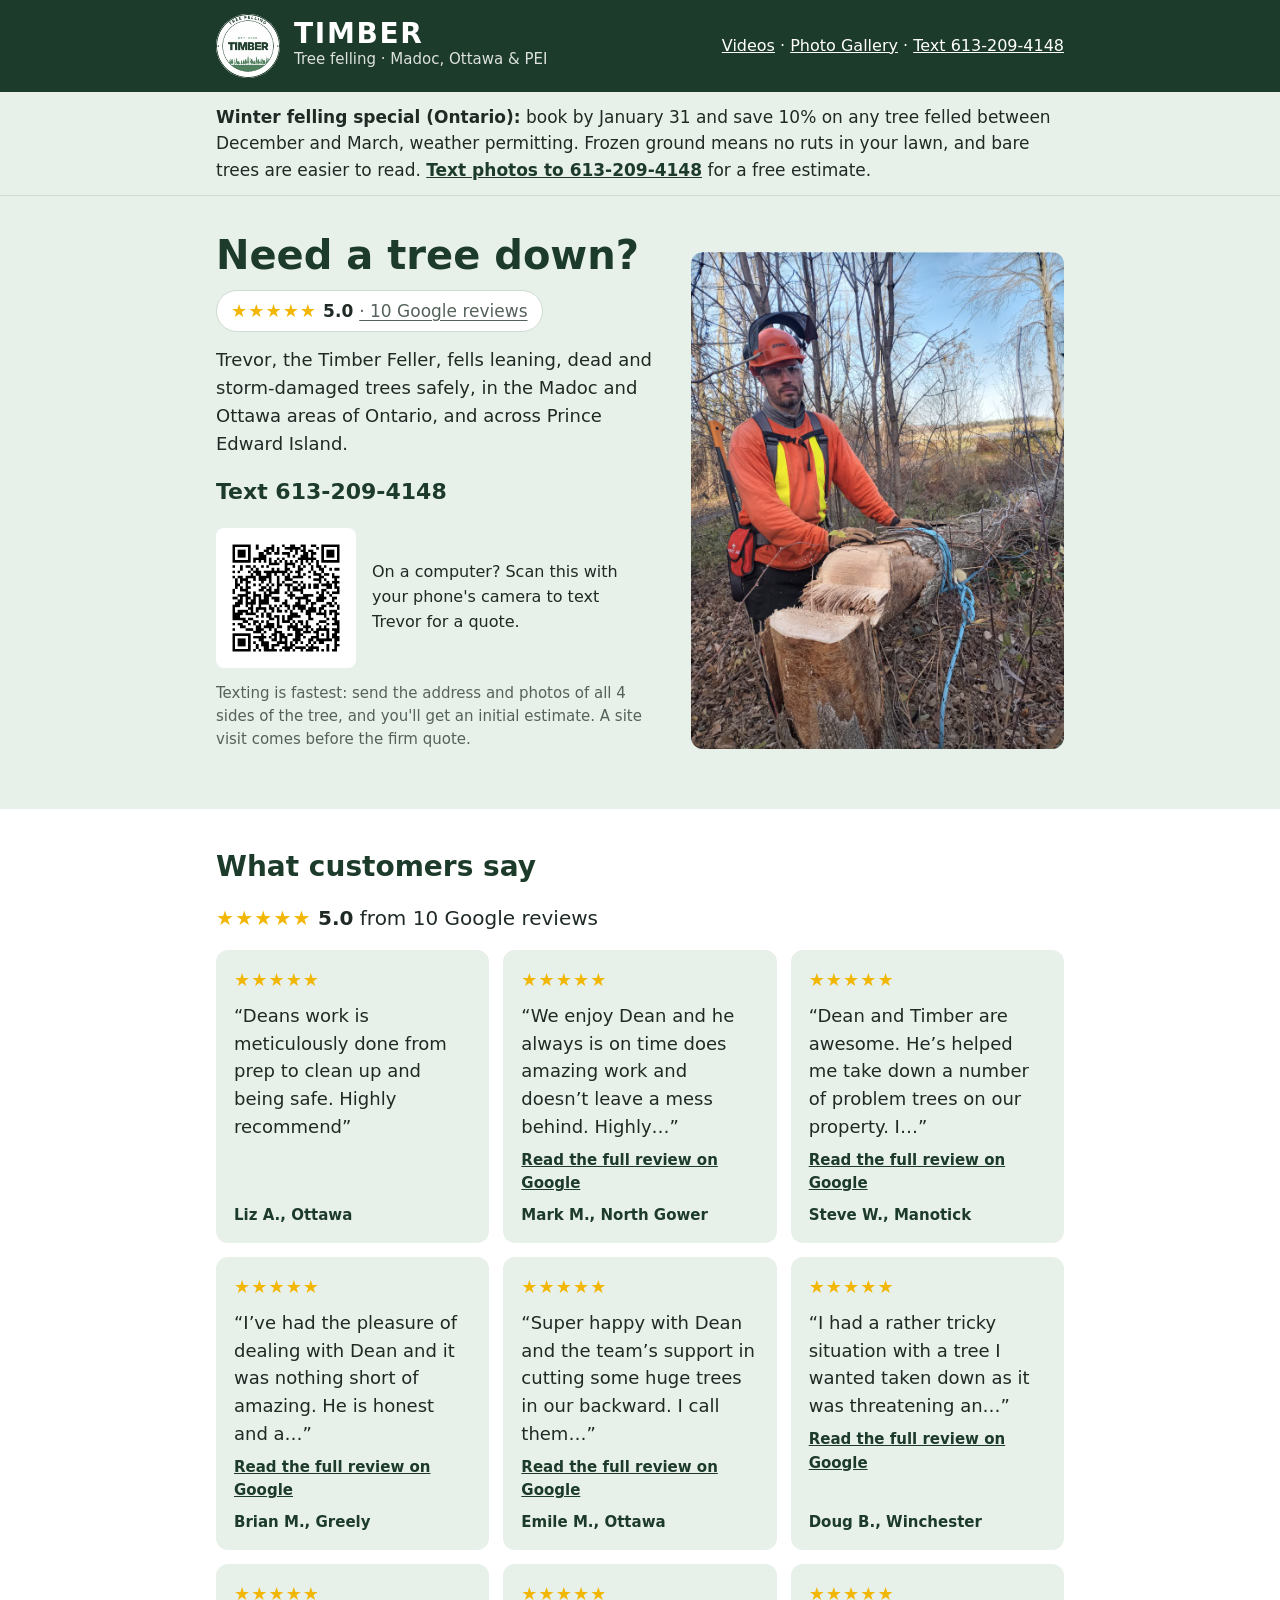
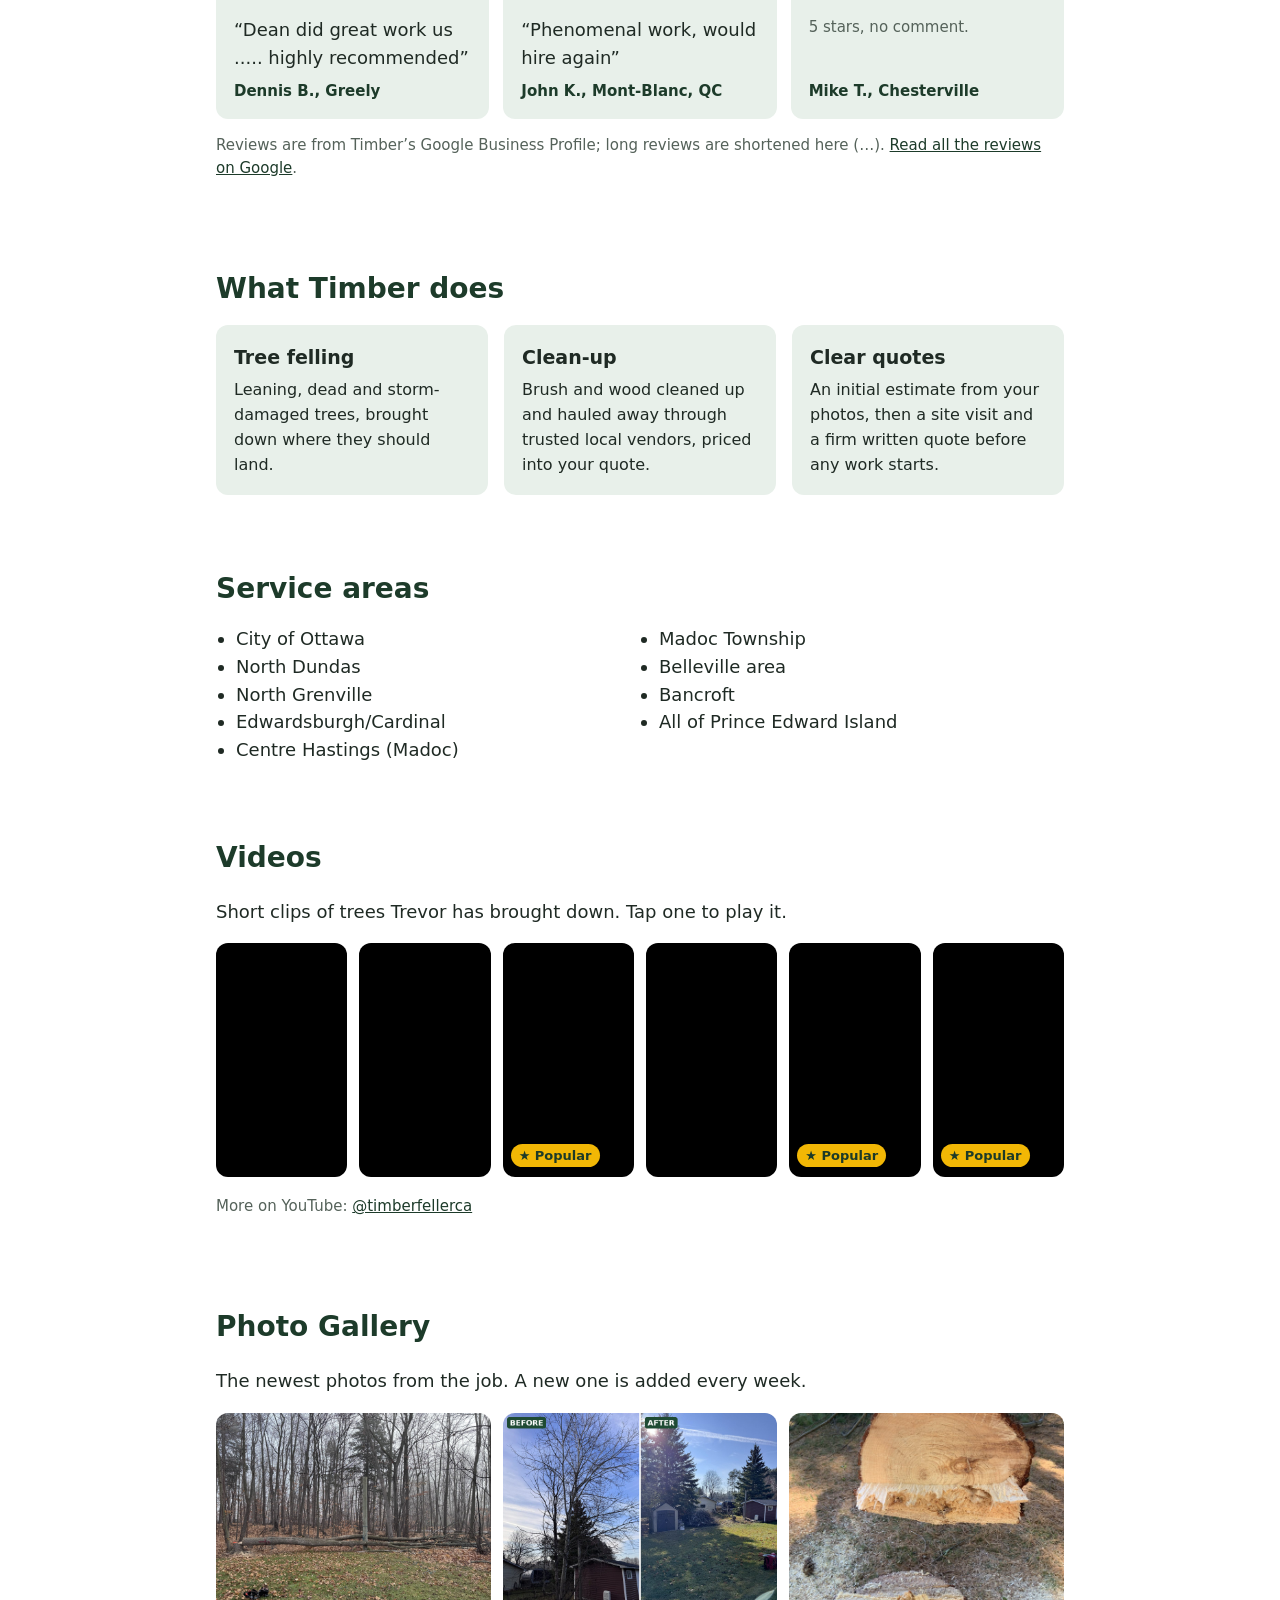
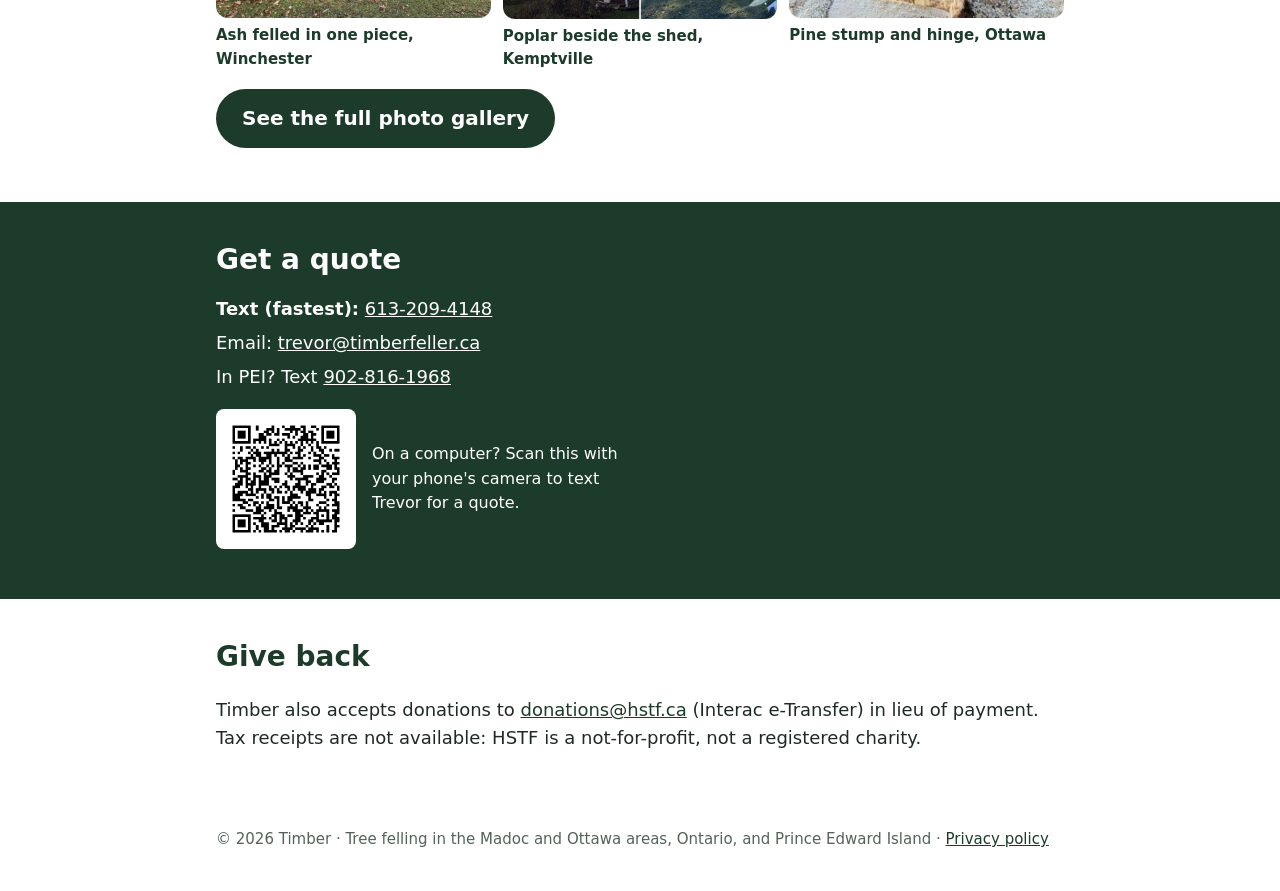
<file: index.html>
<!doctype html>
<html lang="en">
<head>
  <meta charset="utf-8">
  <meta name="viewport" content="width=device-width, initial-scale=1">
  <title>Timber | Tree felling and tree removal in the Madoc and Ottawa areas and PEI</title>
  <meta name="description" content="Trevor, the Timber Feller, takes down leaning, dead and storm-damaged trees in the Madoc and Ottawa areas of Ontario and across Prince Edward Island. Tree removal starts with a safe, controlled fell. Text 613-209-4148 for a quote.">
  <link rel="icon" href="img/timber-badge.png">
  <link rel="stylesheet" href="style.css">
</head>
<body>
  <header class="site">
    <div class="wrap">
      <img src="img/timber-badge.png" alt="Timber logo">
      <div>
        <div class="name">TIMBER</div>
        <div class="tag">Tree felling · Madoc, Ottawa &amp; PEI</div>
      </div>
      <nav><a href="#videos">Videos</a><span> · </span><a href="work.html">Photo Gallery</a><span class="nav-text"> · </span><a class="nav-text" href="sms:+16132094148?&amp;body=Hi%20Trevor%2C%20I%20found%20you%20on%20timberfeller.ca%20and%20I%27d%20like%20a%20quote.%20The%20tree%20is%20at%3A%20">Text 613-209-4148</a></nav>
    </div>
  </header>

  <main>
    <div class="promo" id="winter-promo" data-ends="2027-02-01">
      <div class="wrap">
        <p><strong>Winter felling special (Ontario):</strong> book by January 31 and save 10% on any tree felled between December and March, weather permitting. Frozen ground means no ruts in your lawn, and bare trees are easier to read. <a href="sms:+16132094148?&amp;body=Hi%20Trevor%2C%20I%27d%20like%20a%20quote%20for%20the%20winter%20felling%20special.%20The%20tree%20is%20at%3A%20">Text photos to 613-209-4148</a> for a free estimate.</p>
      </div>
    </div>
    <script>(function(){var b=document.getElementById('winter-promo');if(b&&new Date()>=new Date(b.dataset.ends+'T00:00:00-05:00'))b.remove();})();</script>
    <div class="hero">
      <div class="wrap">
        <div>
          <h1>Need a tree down?</h1>
          <a class="rating" href="#reviews" aria-label="Rated 5.0 out of 5 from 10 Google reviews. See the reviews"><span class="stars" aria-hidden="true">★★★★★</span> <strong>5.0</strong> <span class="rating-count">· 10 Google reviews</span></a>
          <p>Trevor, the Timber Feller, fells leaning, dead and storm-damaged trees safely, in the Madoc and Ottawa areas of Ontario, and across Prince Edward Island.</p>
          <a class="btn" href="sms:+16132094148?&amp;body=Hi%20Trevor%2C%20I%20found%20you%20on%20timberfeller.ca%20and%20I%27d%20like%20a%20quote.%20The%20tree%20is%20at%3A%20">Text for a quote</a>
          <p class="desktop-number tnum">Text 613-209-4148</p>
          <div class="desktop-qr"><img class="tqr" src="img/text-quote-qr-on.png" alt="QR code to text Trevor for a quote" width="140" height="140"><span>On a computer? Scan this with your phone's camera to text Trevor for a quote.</span></div>
          <p class="fine">Texting is fastest: send the address and photos of all 4 sides of the tree, and you'll get an initial estimate. A site visit comes before the firm quote.</p>
        </div>
        <img src="img/trevor-felled-tree-hinge.jpg" alt="Trevor in orange safety gear beside a felled tree and its stump">
      </div>
    </div>

    <section id="reviews">
      <div class="wrap">
        <h2>What customers say</h2>
        <p class="rating-summary"><span class="stars" aria-hidden="true">★★★★★</span> <strong>5.0</strong> from 10 Google reviews</p>
        <div class="reviews">
          <figure class="review">
            <div class="stars" aria-label="5 out of 5 stars">★★★★★</div>
            <blockquote><p>“Deans work is meticulously done from prep to clean up and being safe. Highly recommend”</p></blockquote>
            <figcaption>Liz A., Ottawa</figcaption>
          </figure>
          <figure class="review">
            <div class="stars" aria-label="5 out of 5 stars">★★★★★</div>
            <blockquote><p>“We enjoy Dean and he always is on time does amazing work and doesn’t leave a mess behind. Highly…”</p></blockquote>
            <a class="full-review" href="https://www.google.com/maps/place/Timber/data=!4m8!3m7!1s0x65c433b9d2711d5b:0x3eed92d54c39ad9f!8m2!3d45.6873!4d-69.761865!9m1!1b1!16s%2Fg%2F11_0b7zt30" target="_blank" rel="noopener">Read the full review on Google</a>
            <figcaption>Mark M., North Gower</figcaption>
          </figure>
          <figure class="review">
            <div class="stars" aria-label="5 out of 5 stars">★★★★★</div>
            <blockquote><p>“Dean and Timber are awesome. He’s helped me take down a number of problem trees on our property. I…”</p></blockquote>
            <a class="full-review" href="https://www.google.com/maps/place/Timber/data=!4m8!3m7!1s0x65c433b9d2711d5b:0x3eed92d54c39ad9f!8m2!3d45.6873!4d-69.761865!9m1!1b1!16s%2Fg%2F11_0b7zt30" target="_blank" rel="noopener">Read the full review on Google</a>
            <figcaption>Steve W., Manotick</figcaption>
          </figure>
          <figure class="review">
            <div class="stars" aria-label="5 out of 5 stars">★★★★★</div>
            <blockquote><p>“I’ve had the pleasure of dealing with Dean and it was nothing short of amazing. He is honest and a…”</p></blockquote>
            <a class="full-review" href="https://www.google.com/maps/place/Timber/data=!4m8!3m7!1s0x65c433b9d2711d5b:0x3eed92d54c39ad9f!8m2!3d45.6873!4d-69.761865!9m1!1b1!16s%2Fg%2F11_0b7zt30" target="_blank" rel="noopener">Read the full review on Google</a>
            <figcaption>Brian M., Greely</figcaption>
          </figure>
          <figure class="review">
            <div class="stars" aria-label="5 out of 5 stars">★★★★★</div>
            <blockquote><p>“Super happy with Dean and the team’s support in cutting some huge trees in our backward. I call them…”</p></blockquote>
            <a class="full-review" href="https://www.google.com/maps/place/Timber/data=!4m8!3m7!1s0x65c433b9d2711d5b:0x3eed92d54c39ad9f!8m2!3d45.6873!4d-69.761865!9m1!1b1!16s%2Fg%2F11_0b7zt30" target="_blank" rel="noopener">Read the full review on Google</a>
            <figcaption>Emile M., Ottawa</figcaption>
          </figure>
          <figure class="review">
            <div class="stars" aria-label="5 out of 5 stars">★★★★★</div>
            <blockquote><p>“I had a rather tricky situation with a tree I wanted taken down as it was threatening an…”</p></blockquote>
            <a class="full-review" href="https://www.google.com/maps/place/Timber/data=!4m8!3m7!1s0x65c433b9d2711d5b:0x3eed92d54c39ad9f!8m2!3d45.6873!4d-69.761865!9m1!1b1!16s%2Fg%2F11_0b7zt30" target="_blank" rel="noopener">Read the full review on Google</a>
            <figcaption>Doug B., Winchester</figcaption>
          </figure>
          <figure class="review">
            <div class="stars" aria-label="5 out of 5 stars">★★★★★</div>
            <blockquote><p>“Dean did great work us ..... highly recommended”</p></blockquote>
            <figcaption>Dennis B., Greely</figcaption>
          </figure>
          <figure class="review">
            <div class="stars" aria-label="5 out of 5 stars">★★★★★</div>
            <blockquote><p>“Phenomenal work, would hire again”</p></blockquote>
            <figcaption>John K., Mont-Blanc, QC</figcaption>
          </figure>
          <figure class="review">
            <div class="stars" aria-label="5 out of 5 stars">★★★★★</div>
            <blockquote><p class="fine">5 stars, no comment.</p></blockquote>
            <figcaption>Mike T., Chesterville</figcaption>
          </figure>
        </div>
        <p class="fine">Reviews are from Timber’s Google Business Profile; long reviews are shortened here (…). <a href="https://www.google.com/maps/place/Timber/data=!4m8!3m7!1s0x65c433b9d2711d5b:0x3eed92d54c39ad9f!8m2!3d45.6873!4d-69.761865!9m1!1b1!16s%2Fg%2F11_0b7zt30" target="_blank" rel="noopener">Read all the reviews on Google</a>.</p>
      </div>
    </section>

    <section>
      <div class="wrap">
        <h2>What Timber does</h2>
        <div class="cards">
          <div class="card">
            <h3>Tree felling</h3>
            <p>Leaning, dead and storm-damaged trees, brought down where they should land.</p>
          </div>
          <div class="card">
            <h3>Clean-up</h3>
            <p>Brush and wood cleaned up and hauled away through trusted local vendors, priced into your quote.</p>
          </div>
          <div class="card">
            <h3>Clear quotes</h3>
            <p>An initial estimate from your photos, then a site visit and a firm written quote before any work starts.</p>
          </div>
        </div>
      </div>
    </section>

    <section>
      <div class="wrap">
        <h2>Service areas</h2>
        <ul class="areas">
          <li>City of Ottawa</li>
          <li>North Dundas</li>
          <li>North Grenville</li>
          <li>Edwardsburgh/Cardinal</li>
          <li>Centre Hastings (Madoc)</li>
          <li>Madoc Township</li>
          <li>Belleville area</li>
          <li>Bancroft</li>
          <li>All of Prince Edward Island</li>
        </ul>
      </div>
    </section>

    <section id="videos">
      <div class="wrap">
        <h2>Videos</h2>
        <p>Short clips of trees Trevor has brought down. Tap one to play it.</p>
        <div class="shorts">
          <div class="short">
            <iframe src="https://www.youtube-nocookie.com/embed/VxnfbWxS2sA" title="Tall pine felled in the woods, Bancroft" loading="lazy" allow="accelerometer; encrypted-media; gyroscope; picture-in-picture" allowfullscreen></iframe>
          </div>
          <div class="short">
            <iframe src="https://www.youtube-nocookie.com/embed/VYkfBzEqsPY" title="Two-stem poplar dropped beside a shed, Kemptville" loading="lazy" allow="accelerometer; encrypted-media; gyroscope; picture-in-picture" allowfullscreen></iframe>
          </div>
          <div class="short popular">
            <span class="badge" aria-label="One of our most viewed videos">&#9733; Popular</span>
            <iframe src="https://www.youtube-nocookie.com/embed/QsiZtHXozYw" title="Big maple felled with a pull line, Ottawa" loading="lazy" allow="accelerometer; encrypted-media; gyroscope; picture-in-picture" allowfullscreen></iframe>
          </div>
          <div class="short">
            <iframe src="https://www.youtube-nocookie.com/embed/akM8_vhC6aQ" title="Tall birch felled beside a house, Ottawa South" loading="lazy" allow="accelerometer; encrypted-media; gyroscope; picture-in-picture" allowfullscreen></iframe>
          </div>
          <div class="short popular">
            <span class="badge" aria-label="One of our most viewed videos">&#9733; Popular</span>
            <iframe src="https://www.youtube-nocookie.com/embed/ovnvghB9BJA" title="Big leaning tree felled in the snow, Metcalfe, Ottawa" loading="lazy" allow="accelerometer; encrypted-media; gyroscope; picture-in-picture" allowfullscreen></iframe>
          </div>
          <div class="short popular">
            <span class="badge" aria-label="One of our most viewed videos">&#9733; Popular</span>
            <iframe src="https://www.youtube-nocookie.com/embed/nvDiTyFQWJo" title="Dead backyard tree beside the house, Kars, Ottawa" loading="lazy" allow="accelerometer; encrypted-media; gyroscope; picture-in-picture" allowfullscreen></iframe>
          </div>
        </div>
        <p class="fine">More on YouTube: <a href="https://www.youtube.com/@timberfellerca">@timberfellerca</a></p>
      </div>
    </section>

    <section id="gallery">
      <div class="wrap">
        <h2>Photo Gallery</h2>
        <p>The newest photos from the job. A new one is added every week.</p>
        <div class="gallery-preview">
          <figure>
            <img src="img/work/ash-felled-winchester-2026-11.jpg" alt="A large ash lying in one piece on the forest floor at the edge of a lawn, its fresh-cut stump on the left, Winchester" loading="lazy">
            <figcaption>Ash felled in one piece, Winchester</figcaption>
          </figure>
          <figure>
            <img src="img/work/poplar-before-after-kemptville-2026-11.jpg" alt="Before and after: a tall bare poplar standing right beside a red shed, then the same yard with the tree gone, brush piled and the wood stacked by the grey shed, Kemptville" loading="lazy">
            <figcaption>Poplar beside the shed, Kemptville</figcaption>
          </figure>
          <figure>
            <img src="img/work/pine-stump-and-hinge-ottawa-2022-11.jpg" alt="A felled pine's cut end held just above its stump, showing the strip of uncut hinge wood between them, Ottawa" loading="lazy">
            <figcaption>Pine stump and hinge, Ottawa</figcaption>
          </figure>
        </div>
        <p><a class="btn" href="work.html">See the full photo gallery</a></p>
      </div>
    </section>

    <section class="contact">
      <div class="wrap">
        <h2>Get a quote</h2>
        <ul>
          <li><strong>Text (fastest):</strong> <a href="sms:+16132094148?&amp;body=Hi%20Trevor%2C%20I%20found%20you%20on%20timberfeller.ca%20and%20I%27d%20like%20a%20quote.%20The%20tree%20is%20at%3A%20">613-209-4148</a></li>
          <li>Email: <a href="mailto:trevor@timberfeller.ca">trevor@timberfeller.ca</a></li>
          <li class="other-number">In PEI? Text <a href="sms:+19028161968">902-816-1968</a></li>
        </ul>
        <a class="btn" href="sms:+16132094148?&amp;body=Hi%20Trevor%2C%20I%20found%20you%20on%20timberfeller.ca%20and%20I%27d%20like%20a%20quote.%20The%20tree%20is%20at%3A%20">Text for a quote</a>
        <div class="desktop-qr"><img class="tqr" src="img/text-quote-qr-on.png" alt="QR code to text Trevor for a quote" width="140" height="140"><span>On a computer? Scan this with your phone's camera to text Trevor for a quote.</span></div>
      </div>
    </section>

    <section>
      <div class="wrap">
        <h2>Give back</h2>
        <p>Timber also accepts donations to <a href="mailto:donations@hstf.ca">donations@hstf.ca</a> (Interac e-Transfer) in lieu of payment. Tax receipts are not available: HSTF is a not-for-profit, not a registered charity.</p>
      </div>
    </section>
  </main>

  <footer>
    <div class="wrap">
      © 2026 Timber · Tree felling in the Madoc and Ottawa areas, Ontario, and Prince Edward Island · <a href="privacy.html">Privacy policy</a>
    </div>
  </footer>
  <script src="js/region-number.js"></script>
</body>
</html>
</file>
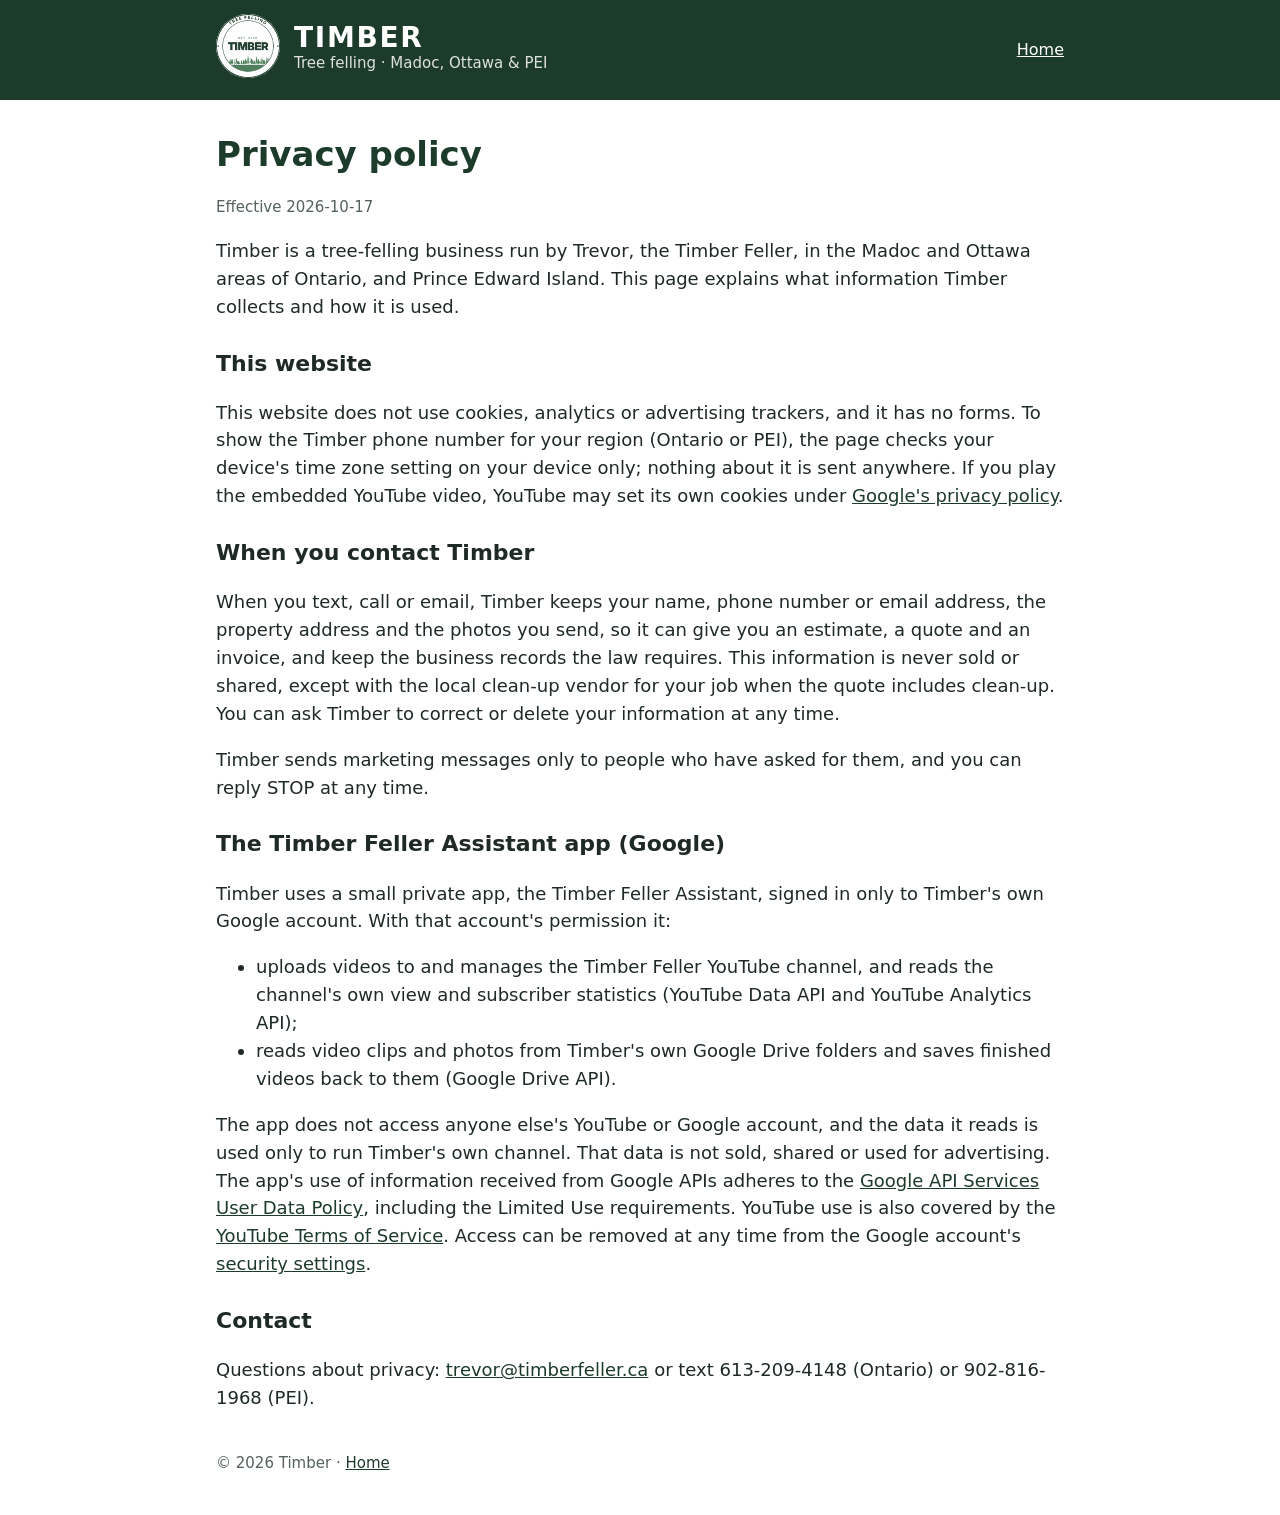
<file: privacy.html>
<!doctype html>
<html lang="en">
<head>
  <meta charset="utf-8">
  <meta name="viewport" content="width=device-width, initial-scale=1">
  <title>Privacy policy | Timber</title>
  <link rel="icon" href="img/timber-badge.png">
  <link rel="stylesheet" href="style.css">
</head>
<body>
  <header class="site">
    <div class="wrap">
      <a href="index.html"><img src="img/timber-badge.png" alt="Timber logo"></a>
      <div>
        <div class="name">TIMBER</div>
        <div class="tag">Tree felling · Madoc, Ottawa &amp; PEI</div>
      </div>
      <nav><a href="index.html">Home</a></nav>
    </div>
  </header>

  <main class="page">
    <div class="wrap">
      <h1>Privacy policy</h1>
      <p class="fine">Effective 2026-10-17</p>

      <p>Timber is a tree-felling business run by Trevor, the Timber Feller, in the Madoc and Ottawa areas of Ontario, and Prince Edward Island. This page explains what information Timber collects and how it is used.</p>

      <h2>This website</h2>
      <p>This website does not use cookies, analytics or advertising trackers, and it has no forms. To show the Timber phone number for your region (Ontario or PEI), the page checks your device's time zone setting on your device only; nothing about it is sent anywhere. If you play the embedded YouTube video, YouTube may set its own cookies under <a href="https://policies.google.com/privacy">Google's privacy policy</a>.</p>

      <h2>When you contact Timber</h2>
      <p>When you text, call or email, Timber keeps your name, phone number or email address, the property address and the photos you send, so it can give you an estimate, a quote and an invoice, and keep the business records the law requires. This information is never sold or shared, except with the local clean-up vendor for your job when the quote includes clean-up. You can ask Timber to correct or delete your information at any time.</p>
      <p>Timber sends marketing messages only to people who have asked for them, and you can reply STOP at any time.</p>

      <h2>The Timber Feller Assistant app (Google)</h2>
      <p>Timber uses a small private app, the Timber Feller Assistant, signed in only to Timber's own Google account. With that account's permission it:</p>
      <ul>
        <li>uploads videos to and manages the Timber Feller YouTube channel, and reads the channel's own view and subscriber statistics (YouTube Data API and YouTube Analytics API);</li>
        <li>reads video clips and photos from Timber's own Google Drive folders and saves finished videos back to them (Google Drive API).</li>
      </ul>
      <p>The app does not access anyone else's YouTube or Google account, and the data it reads is used only to run Timber's own channel. That data is not sold, shared or used for advertising. The app's use of information received from Google APIs adheres to the <a href="https://developers.google.com/terms/api-services-user-data-policy">Google API Services User Data Policy</a>, including the Limited Use requirements. YouTube use is also covered by the <a href="https://www.youtube.com/t/terms">YouTube Terms of Service</a>. Access can be removed at any time from the Google account's <a href="https://myaccount.google.com/permissions">security settings</a>.</p>

      <h2>Contact</h2>
      <p>Questions about privacy: <a href="mailto:trevor@timberfeller.ca">trevor@timberfeller.ca</a> or text 613-209-4148 (Ontario) or 902-816-1968 (PEI).</p>
    </div>
  </main>

  <footer>
    <div class="wrap">
      © 2026 Timber · <a href="index.html">Home</a>
    </div>
  </footer>
</body>
</html>
</file>
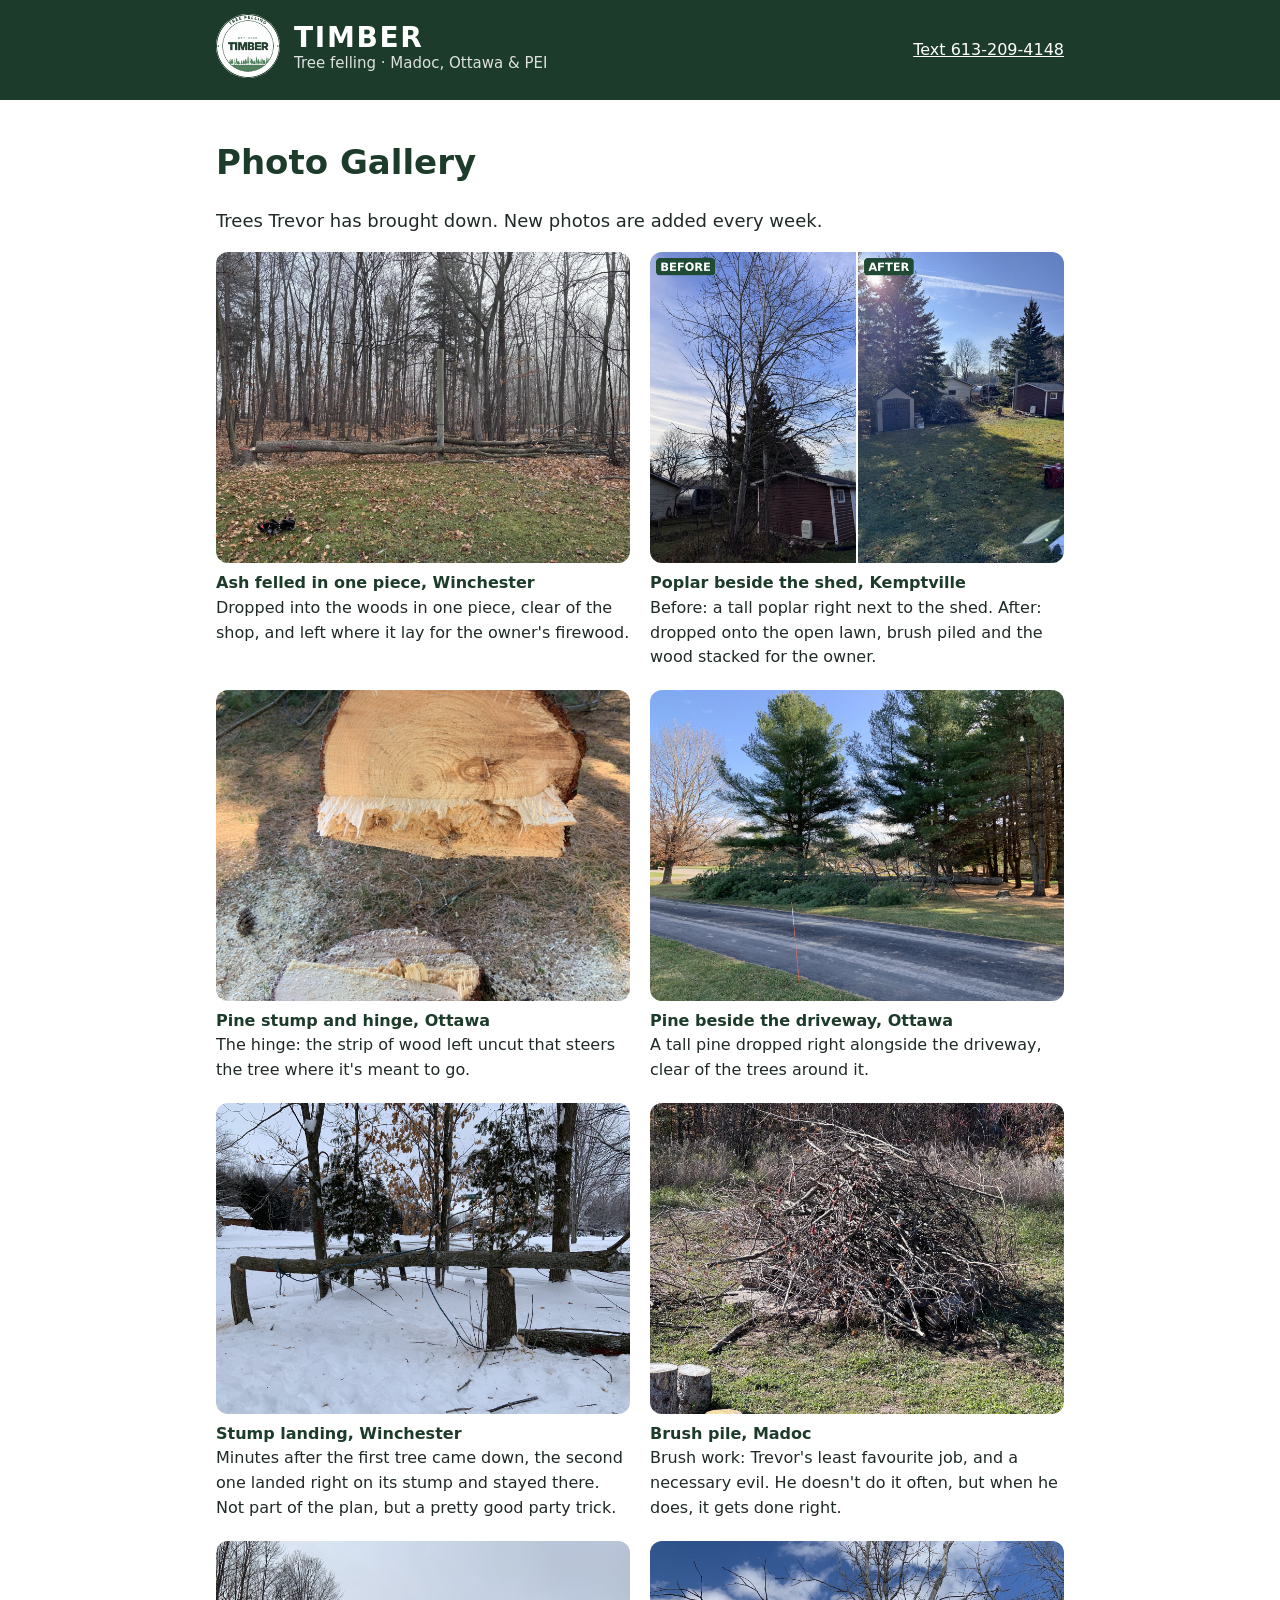
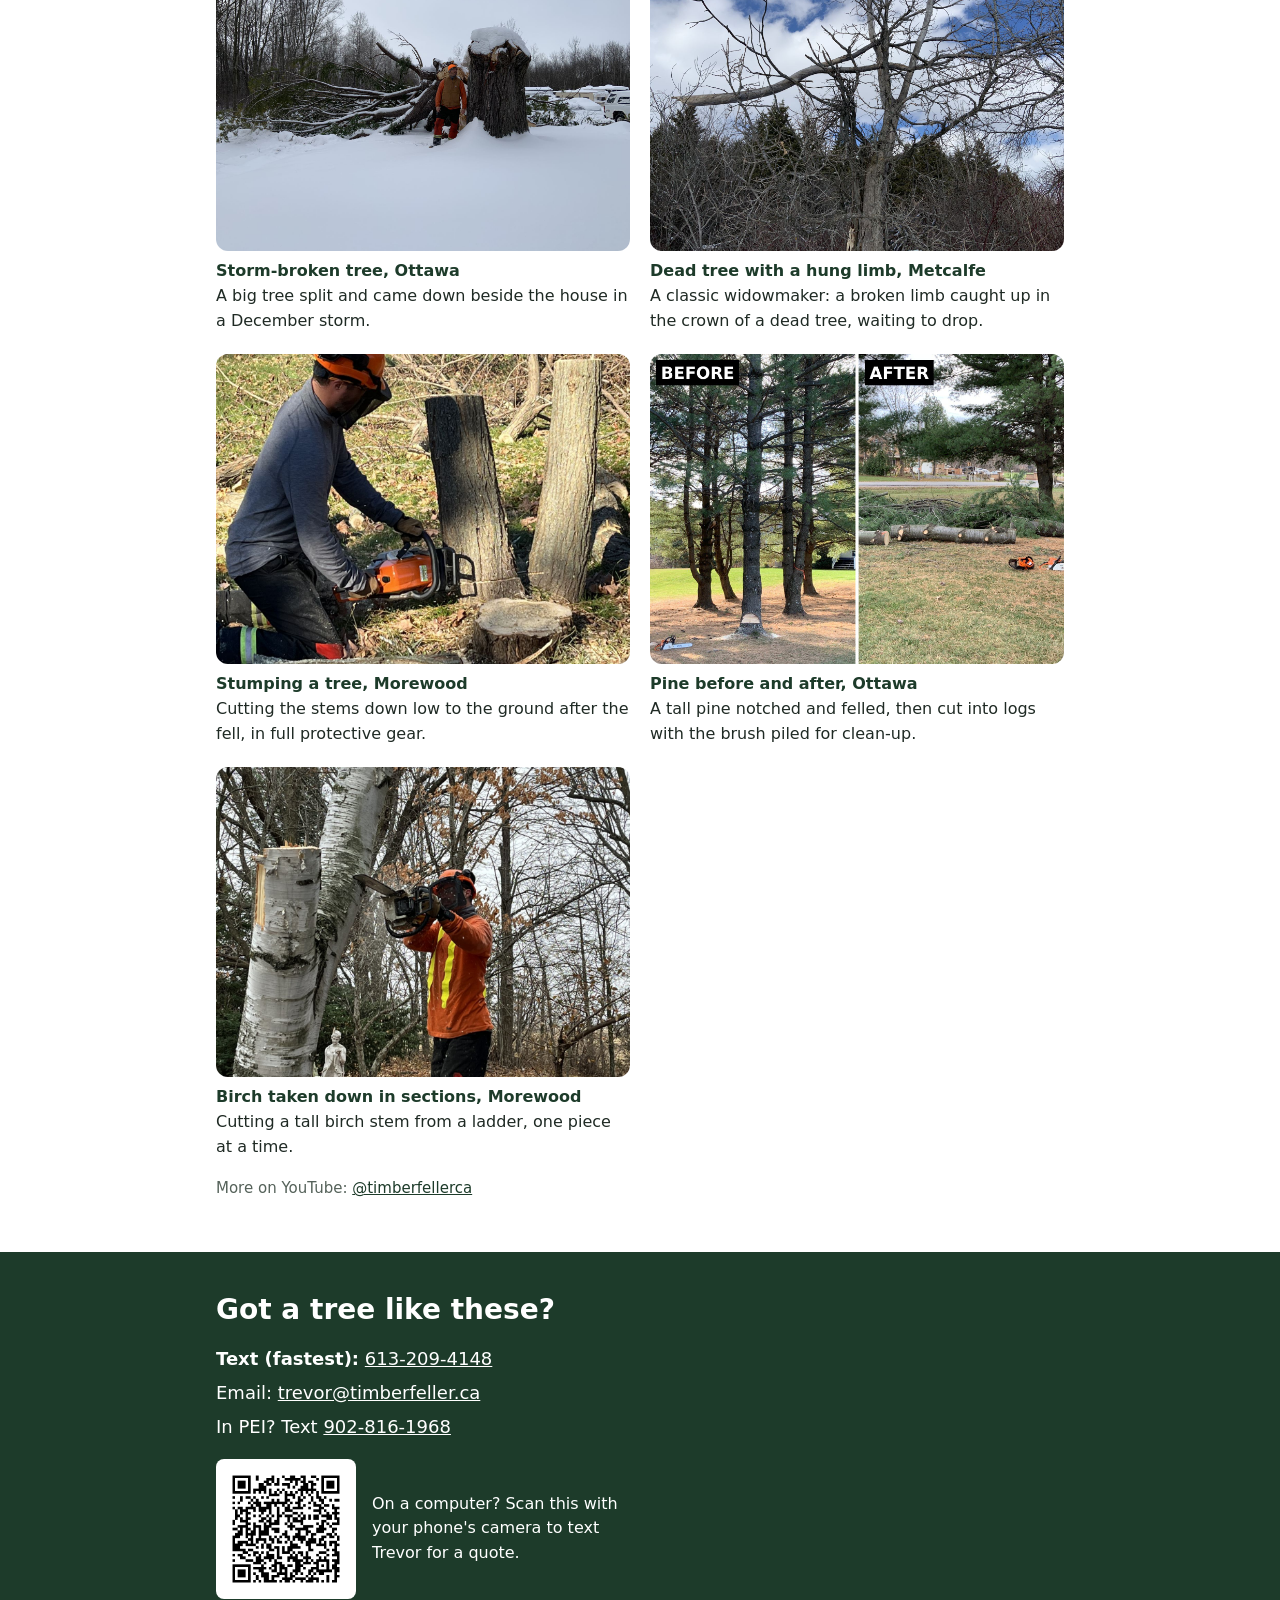
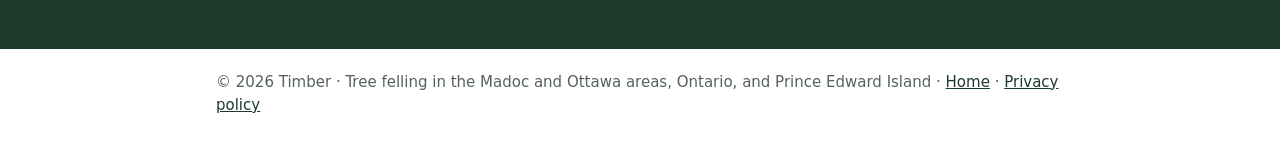
<file: work.html>
<!doctype html>
<html lang="en">
<head>
  <meta charset="utf-8">
  <meta name="viewport" content="width=device-width, initial-scale=1">
  <title>Photo Gallery | Timber tree felling</title>
  <meta name="description" content="Photos of trees felled by Trevor, the Timber Feller, in the Madoc and Ottawa areas of Ontario and across Prince Edward Island.">
  <link rel="icon" href="img/timber-badge.png">
  <link rel="stylesheet" href="style.css">
</head>
<body>
  <header class="site">
    <div class="wrap">
      <a href="index.html"><img src="img/timber-badge.png" alt="Timber logo"></a>
      <div>
        <div class="name">TIMBER</div>
        <div class="tag">Tree felling · Madoc, Ottawa &amp; PEI</div>
      </div>
      <nav><a class="nav-text" href="sms:+16132094148?&amp;body=Hi%20Trevor%2C%20I%20found%20you%20on%20timberfeller.ca%20and%20I%27d%20like%20a%20quote.%20The%20tree%20is%20at%3A%20">Text 613-209-4148</a></nav>
    </div>
  </header>

  <main>
    <section>
      <div class="wrap">
        <h1 class="page-title">Photo Gallery</h1>
        <p>Trees Trevor has brought down. New photos are added every week.</p>
        <div class="gallery">
          <figure>
            <img src="img/work/ash-felled-winchester-2026-11.jpg" alt="A large ash lying in one piece on the forest floor at the edge of a lawn, its fresh-cut stump on the left, Winchester" loading="lazy">
            <figcaption><strong>Ash felled in one piece, Winchester</strong> Dropped into the woods in one piece, clear of the shop, and left where it lay for the owner's firewood.</figcaption>
          </figure>
          <figure>
            <img src="img/work/poplar-before-after-kemptville-2026-11.jpg" alt="Before and after: a tall bare poplar standing right beside a red shed, then the same yard with the tree gone, brush piled and the wood stacked by the grey shed, Kemptville" loading="lazy">
            <figcaption><strong>Poplar beside the shed, Kemptville</strong> Before: a tall poplar right next to the shed. After: dropped onto the open lawn, brush piled and the wood stacked for the owner.</figcaption>
          </figure>
          <figure>
            <img src="img/work/pine-stump-and-hinge-ottawa-2022-11.jpg" alt="A felled pine's cut end held just above its stump, showing the strip of uncut hinge wood between them, Ottawa" loading="lazy">
            <figcaption><strong>Pine stump and hinge, Ottawa</strong> The hinge: the strip of wood left uncut that steers the tree where it's meant to go.</figcaption>
          </figure>
          <figure>
            <img src="img/work/pine-beside-driveway-ottawa-2022-11.jpg" alt="A tall felled pine lying on the grass beside a driveway, with standing pines around it, Ottawa" loading="lazy">
            <figcaption><strong>Pine beside the driveway, Ottawa</strong> A tall pine dropped right alongside the driveway, clear of the trees around it.</figcaption>
          </figure>
          <figure>
            <img src="img/work/stump-landing-winchester-2023-01.jpg" alt="A felled tree resting across the stump of another tree in the snow, Winchester" loading="lazy">
            <figcaption><strong>Stump landing, Winchester</strong> Minutes after the first tree came down, the second one landed right on its stump and stayed there. Not part of the plan, but a pretty good party trick.</figcaption>
          </figure>
          <figure>
            <img src="img/work/brush-pile-madoc-2026-10.jpg" alt="A large pile of cut brush and branches on the grass, Madoc" loading="lazy">
            <figcaption><strong>Brush pile, Madoc</strong> Brush work: Trevor's least favourite job, and a necessary evil. He doesn't do it often, but when he does, it gets done right.</figcaption>
          </figure>
          <figure>
            <img src="img/work/storm-broken-tree-ottawa-2022-12.jpg" alt="Trevor in orange safety gear beside a large tree trunk split by a winter storm, Ottawa" loading="lazy">
            <figcaption><strong>Storm-broken tree, Ottawa</strong> A big tree split and came down beside the house in a December storm.</figcaption>
          </figure>
          <figure>
            <img src="img/work/widowmaker-dead-tree-metcalfe-2022-02.jpg" alt="A dead tree with a long broken limb hung up in its branches, Metcalfe" loading="lazy">
            <figcaption><strong>Dead tree with a hung limb, Metcalfe</strong> A classic widowmaker: a broken limb caught up in the crown of a dead tree, waiting to drop.</figcaption>
          </figure>
          <figure>
            <img src="img/work/stumping-tree-morewood-2022-11.jpg" alt="A sawyer in an orange helmet, face screen and ear muffs kneeling to cut a tree stem down low with a chainsaw, Morewood" loading="lazy">
            <figcaption><strong>Stumping a tree, Morewood</strong> Cutting the stems down low to the ground after the fell, in full protective gear.</figcaption>
          </figure>
          <figure>
            <img src="img/work/pine-before-after-ottawa-2022-11.jpg" alt="Before and after: a tall pine notched at the base with the chainsaw beside it, then the same pine on the ground cut into logs with the brush piled behind, Ottawa" loading="lazy">
            <figcaption><strong>Pine before and after, Ottawa</strong> A tall pine notched and felled, then cut into logs with the brush piled for clean-up.</figcaption>
          </figure>
          <figure>
            <img src="img/work/cutting-birch-from-ladder-morewood-2022-11.jpg" alt="Trevor in an orange helmet, face screen and high-visibility shirt on a stepladder, cutting a white birch stem with a chainsaw as sawdust flies, Morewood" loading="lazy">
            <figcaption><strong>Birch taken down in sections, Morewood</strong> Cutting a tall birch stem from a ladder, one piece at a time.</figcaption>
          </figure>
        </div>
        <p class="fine">More on YouTube: <a href="https://www.youtube.com/@timberfellerca">@timberfellerca</a></p>
      </div>
    </section>

    <section class="contact">
      <div class="wrap">
        <h2>Got a tree like these?</h2>
        <ul>
          <li><strong>Text (fastest):</strong> <a href="sms:+16132094148?&amp;body=Hi%20Trevor%2C%20I%20found%20you%20on%20timberfeller.ca%20and%20I%27d%20like%20a%20quote.%20The%20tree%20is%20at%3A%20">613-209-4148</a></li>
          <li>Email: <a href="mailto:trevor@timberfeller.ca">trevor@timberfeller.ca</a></li>
          <li class="other-number">In PEI? Text <a href="sms:+19028161968">902-816-1968</a></li>
        </ul>
        <a class="btn" href="sms:+16132094148?&amp;body=Hi%20Trevor%2C%20I%20found%20you%20on%20timberfeller.ca%20and%20I%27d%20like%20a%20quote.%20The%20tree%20is%20at%3A%20">Text for a quote</a>
        <div class="desktop-qr"><img class="tqr" src="img/text-quote-qr-on.png" alt="QR code to text Trevor for a quote" width="140" height="140"><span>On a computer? Scan this with your phone's camera to text Trevor for a quote.</span></div>
      </div>
    </section>
  </main>

  <footer>
    <div class="wrap">
      © 2026 Timber · Tree felling in the Madoc and Ottawa areas, Ontario, and Prince Edward Island · <a href="index.html">Home</a> · <a href="privacy.html">Privacy policy</a>
    </div>
  </footer>
  <script src="js/region-number.js"></script>
</body>
</html>
</file>
<file: style.css>
:root {
  --green-dark: #1d3b2a;
  --green: #4d7c5a;
  --green-light: #e8f0ea;
  --text: #1f2a24;
  --muted: #55625a;
  --bg: #ffffff;
  --radius: 12px;
}

* { box-sizing: border-box; }

body {
  margin: 0;
  font-family: system-ui, -apple-system, "Segoe UI", Roboto, Helvetica, Arial, sans-serif;
  color: var(--text);
  background: var(--bg);
  line-height: 1.55;
  font-size: 18px;
}

a { color: var(--green-dark); }

.wrap { max-width: 880px; margin: 0 auto; padding: 0 16px; }

header.site {
  background: var(--green-dark);
  color: #fff;
}
header.site .wrap {
  display: flex;
  align-items: center;
  gap: 14px;
  padding-top: 14px;
  padding-bottom: 14px;
}
header.site img { width: 64px; height: 64px; border-radius: 50%; background: #fff; }
header.site .name { font-size: 28px; font-weight: 800; letter-spacing: 0.06em; line-height: 1; }
header.site .tag { font-size: 15px; opacity: 0.85; }
header.site nav { margin-left: auto; font-size: 16px; }
header.site nav a { color: #fff; }

.hero {
  background: var(--green-light);
  padding: 36px 0 40px;
}
.hero .wrap { display: grid; gap: 28px; grid-template-columns: minmax(0, 1.2fr) minmax(0, 1fr); align-items: center; }
.hero h1 { font-size: 40px; line-height: 1.15; margin: 0 0 12px; color: var(--green-dark); }
.hero p { margin: 0 0 18px; }
.hero img { width: 100%; border-radius: var(--radius); display: block; }

.btn {
  display: inline-block;
  background: var(--green-dark);
  color: #fff;
  text-decoration: none;
  font-weight: 700;
  font-size: 20px;
  padding: 14px 26px;
  border-radius: 999px;
}
.btn:hover, .btn:focus { background: var(--green); }

.fine { font-size: 15px; color: var(--muted); }
.desktop-number { display: none; font-size: 22px; font-weight: 700; color: var(--green-dark); }
.desktop-qr { display: none; align-items: center; gap: 16px; margin: 16px 0 14px; max-width: 420px; font-size: 16px; }
.desktop-qr img { width: 140px; height: 140px; background: #fff; padding: 6px; border-radius: 8px; flex: none; }

section { padding: 36px 0; }
section h2 { font-size: 28px; margin: 0 0 14px; color: var(--green-dark); }

.cards { display: grid; grid-template-columns: repeat(3, minmax(0, 1fr)); gap: 16px; }
.card { background: var(--green-light); border-radius: var(--radius); padding: 18px; }
.card h3 { margin: 0 0 6px; font-size: 19px; }
.card p { margin: 0; font-size: 16px; }

.areas { columns: 2; padding-left: 20px; margin: 0; }

.work { display: grid; grid-template-columns: repeat(3, minmax(0, 1fr)); gap: 12px; }
.work img { width: 100%; height: 100%; aspect-ratio: 3 / 4; object-fit: cover; border-radius: var(--radius); display: block; }
.short { aspect-ratio: 9 / 16; border-radius: var(--radius); overflow: hidden; background: #000; }
.short iframe { width: 100%; height: 100%; border: 0; display: block; }
.short.popular { position: relative; }
.short .badge { position: absolute; bottom: 10px; left: 8px; z-index: 1; pointer-events: none; background: #f2b705; color: #1c3a28; font-size: 13px; font-weight: 700; line-height: 1; padding: 5px 8px; border-radius: 999px; box-shadow: 0 1px 3px rgba(0,0,0,.35); }
.shorts { display: grid; grid-template-columns: repeat(6, minmax(0, 1fr)); gap: 12px; margin: 18px 0; }
@media (max-width: 960px) { .shorts { grid-template-columns: repeat(3, minmax(0, 1fr)); } }
.gallery-preview { display: grid; grid-template-columns: repeat(3, minmax(0, 1fr)); gap: 12px; margin: 18px 0; }
.gallery-preview figure { margin: 0; }
.gallery-preview img { width: 100%; aspect-ratio: 4 / 3; object-fit: cover; border-radius: var(--radius); display: block; }
.gallery-preview figcaption { font-size: 15px; margin-top: 6px; color: var(--green-dark); font-weight: 600; }

.page-title { font-size: 34px; margin: 0 0 8px; color: var(--green-dark); }
.gallery { display: grid; grid-template-columns: repeat(2, minmax(0, 1fr)); gap: 20px; margin: 18px 0; }
.gallery figure { margin: 0; }
.gallery img { width: 100%; aspect-ratio: 4 / 3; object-fit: cover; border-radius: var(--radius); display: block; }
.gallery figcaption { font-size: 16px; margin-top: 8px; }
.gallery figcaption strong { display: block; color: var(--green-dark); }

.contact { background: var(--green-dark); color: #fff; }
.contact h2, .contact a { color: #fff; }
.contact ul { list-style: none; padding: 0; margin: 0 0 18px; }
.contact li { margin-bottom: 6px; }
.contact .btn { background: #fff; color: var(--green-dark); }

footer { padding: 22px 0 40px; font-size: 15px; color: var(--muted); }

.page h1 { color: var(--green-dark); font-size: 34px; margin: 28px 0 10px; }
.page h2 { font-size: 22px; margin: 26px 0 8px; }

@media (hover: hover) and (pointer: fine) {
  .desktop-number { display: block; margin-top: 10px; }
  .desktop-qr { display: flex; }
  a.btn[href^="sms:"] { display: none; }
}

@media (max-width: 720px) {
  body { font-size: 17px; }
  .hero .wrap { grid-template-columns: minmax(0, 1fr); }
  .hero h1 { font-size: 32px; }
  .cards { grid-template-columns: minmax(0, 1fr); }
  .work { grid-template-columns: repeat(2, minmax(0, 1fr)); }
  .shorts { grid-template-columns: repeat(2, minmax(0, 1fr)); }
  .gallery-preview { grid-template-columns: minmax(0, 1fr); }
  .gallery { grid-template-columns: minmax(0, 1fr); }
  .areas { columns: 1; }
  header.site .wrap { flex-wrap: wrap; row-gap: 6px; }
  header.site nav { flex-basis: 100%; box-sizing: border-box; padding-left: 78px; margin-left: 0; font-size: 17px; }
  header.site .nav-text { display: none; }
}

/* Google rating badge and reviews (task 463) */
.stars { color: #f2b705; letter-spacing: 0.06em; }
.rating { display: inline-flex; align-items: center; gap: 6px; margin: 0 0 14px; padding: 6px 14px; background: #fff; border: 1px solid #cfdcd2; border-radius: 999px; text-decoration: none; color: var(--text); font-size: 17px; }
.rating .stars { font-size: 18px; }
.rating .rating-count { color: var(--muted); text-decoration: underline; text-underline-offset: 3px; }
.rating:hover, .rating:focus { border-color: var(--green); }
#reviews { scroll-margin-top: 12px; }
.rating-summary { font-size: 20px; margin: 0 0 16px; }
.reviews { display: grid; gap: 14px; grid-template-columns: repeat(auto-fill, minmax(240px, 1fr)); }
.review { margin: 0; background: var(--green-light); border-radius: var(--radius); padding: 16px 18px; display: flex; flex-direction: column; gap: 8px; }
.review blockquote { margin: 0; }
.review blockquote p { margin: 0; }
.review figcaption { font-size: 15px; font-weight: 700; color: var(--green-dark); margin-top: auto; }
.review .full-review { font-size: 15px; font-weight: 600; }

/* Winter felling special banner (task 122), hides itself from Feb 1, 2027 */
.promo { background: var(--green-light); border-bottom: 1px solid #cfdcd2; }
.promo p { margin: 0; padding: 12px 0; font-size: 17px; }
.promo a { font-weight: 600; white-space: nowrap; }
</file>
